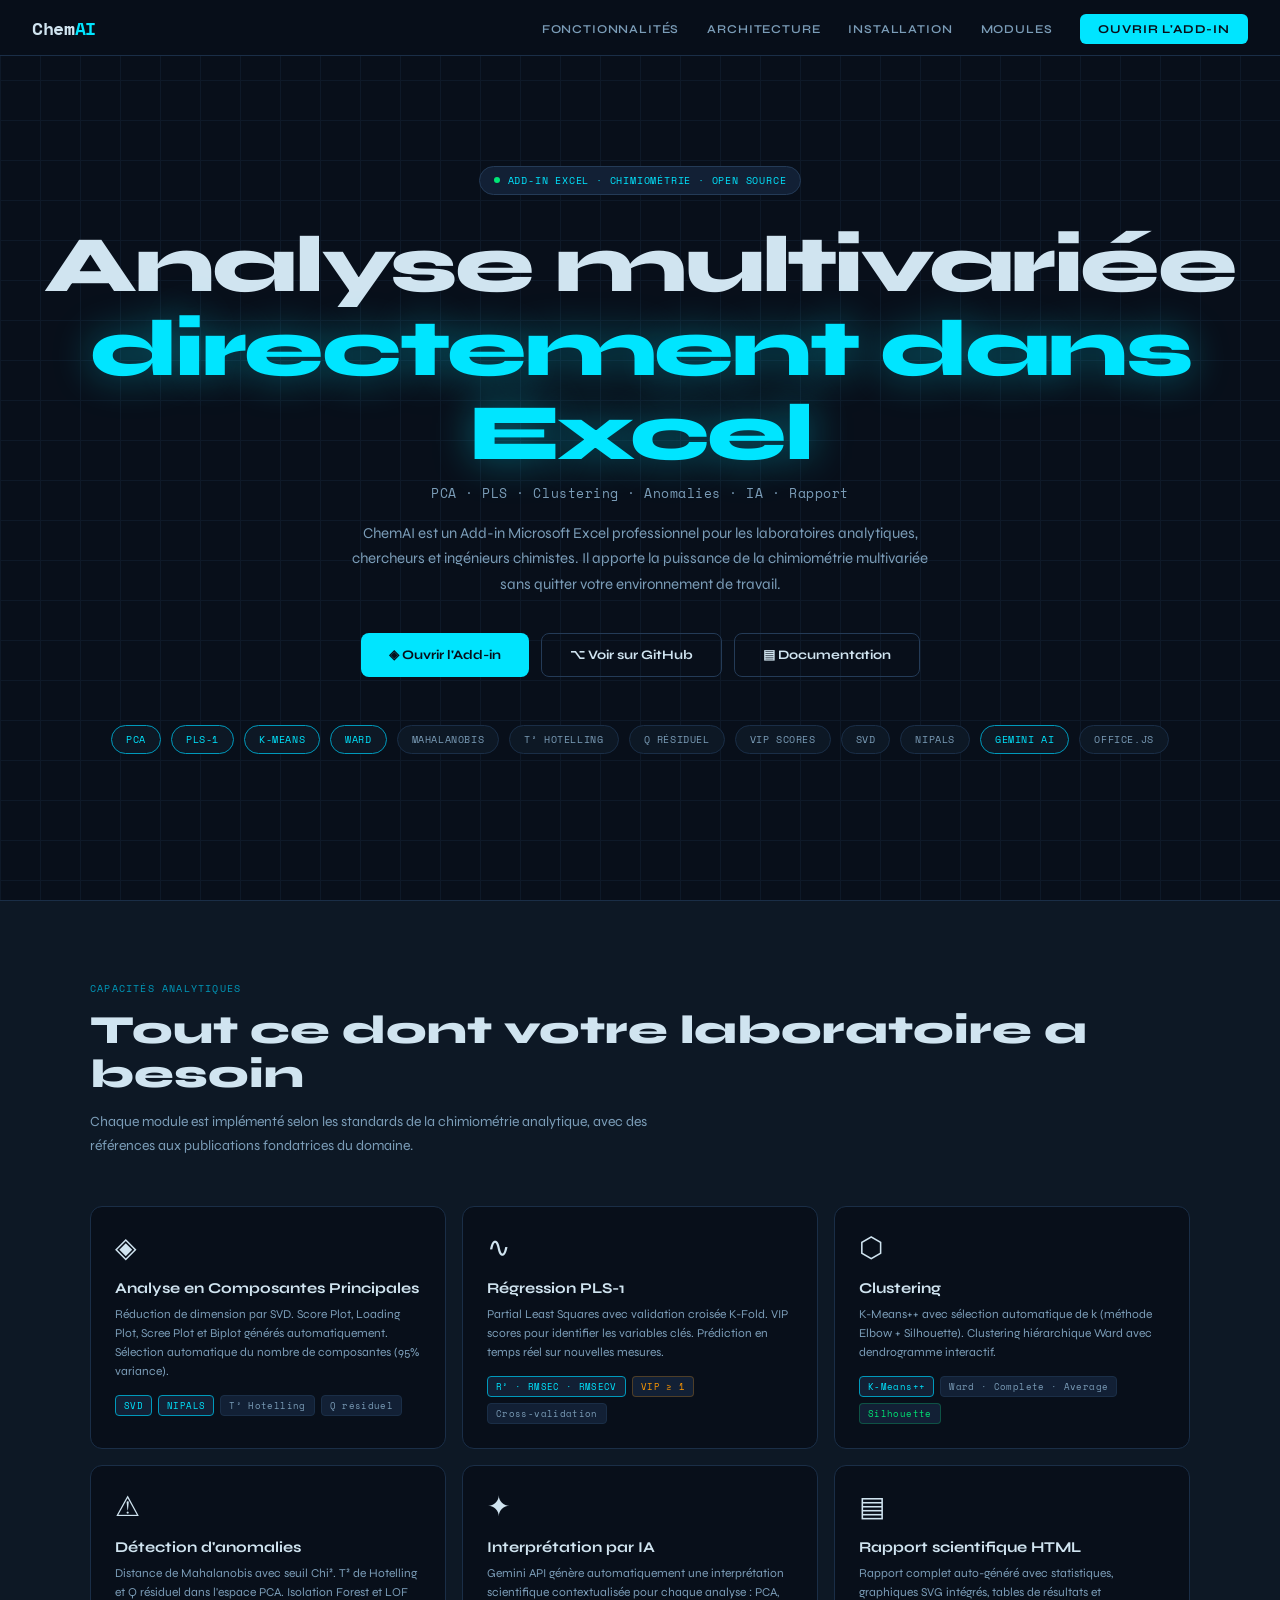
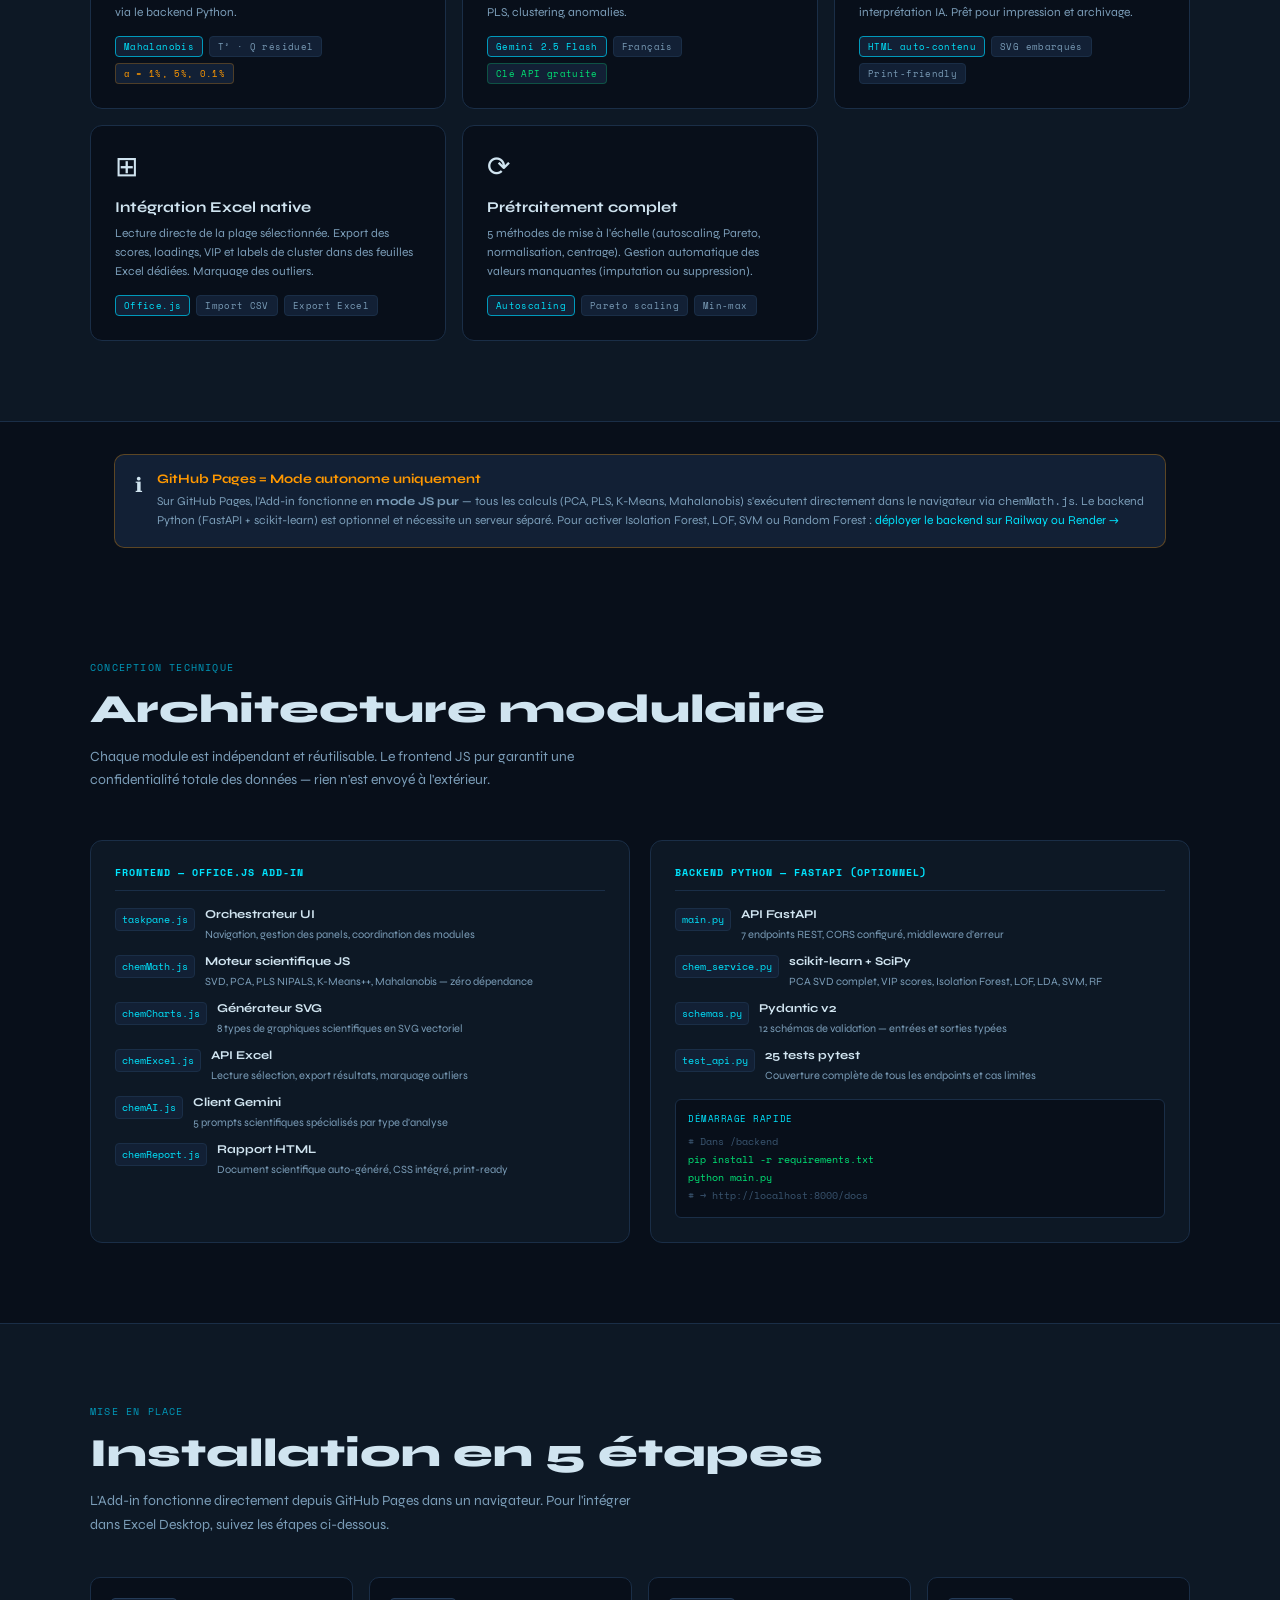
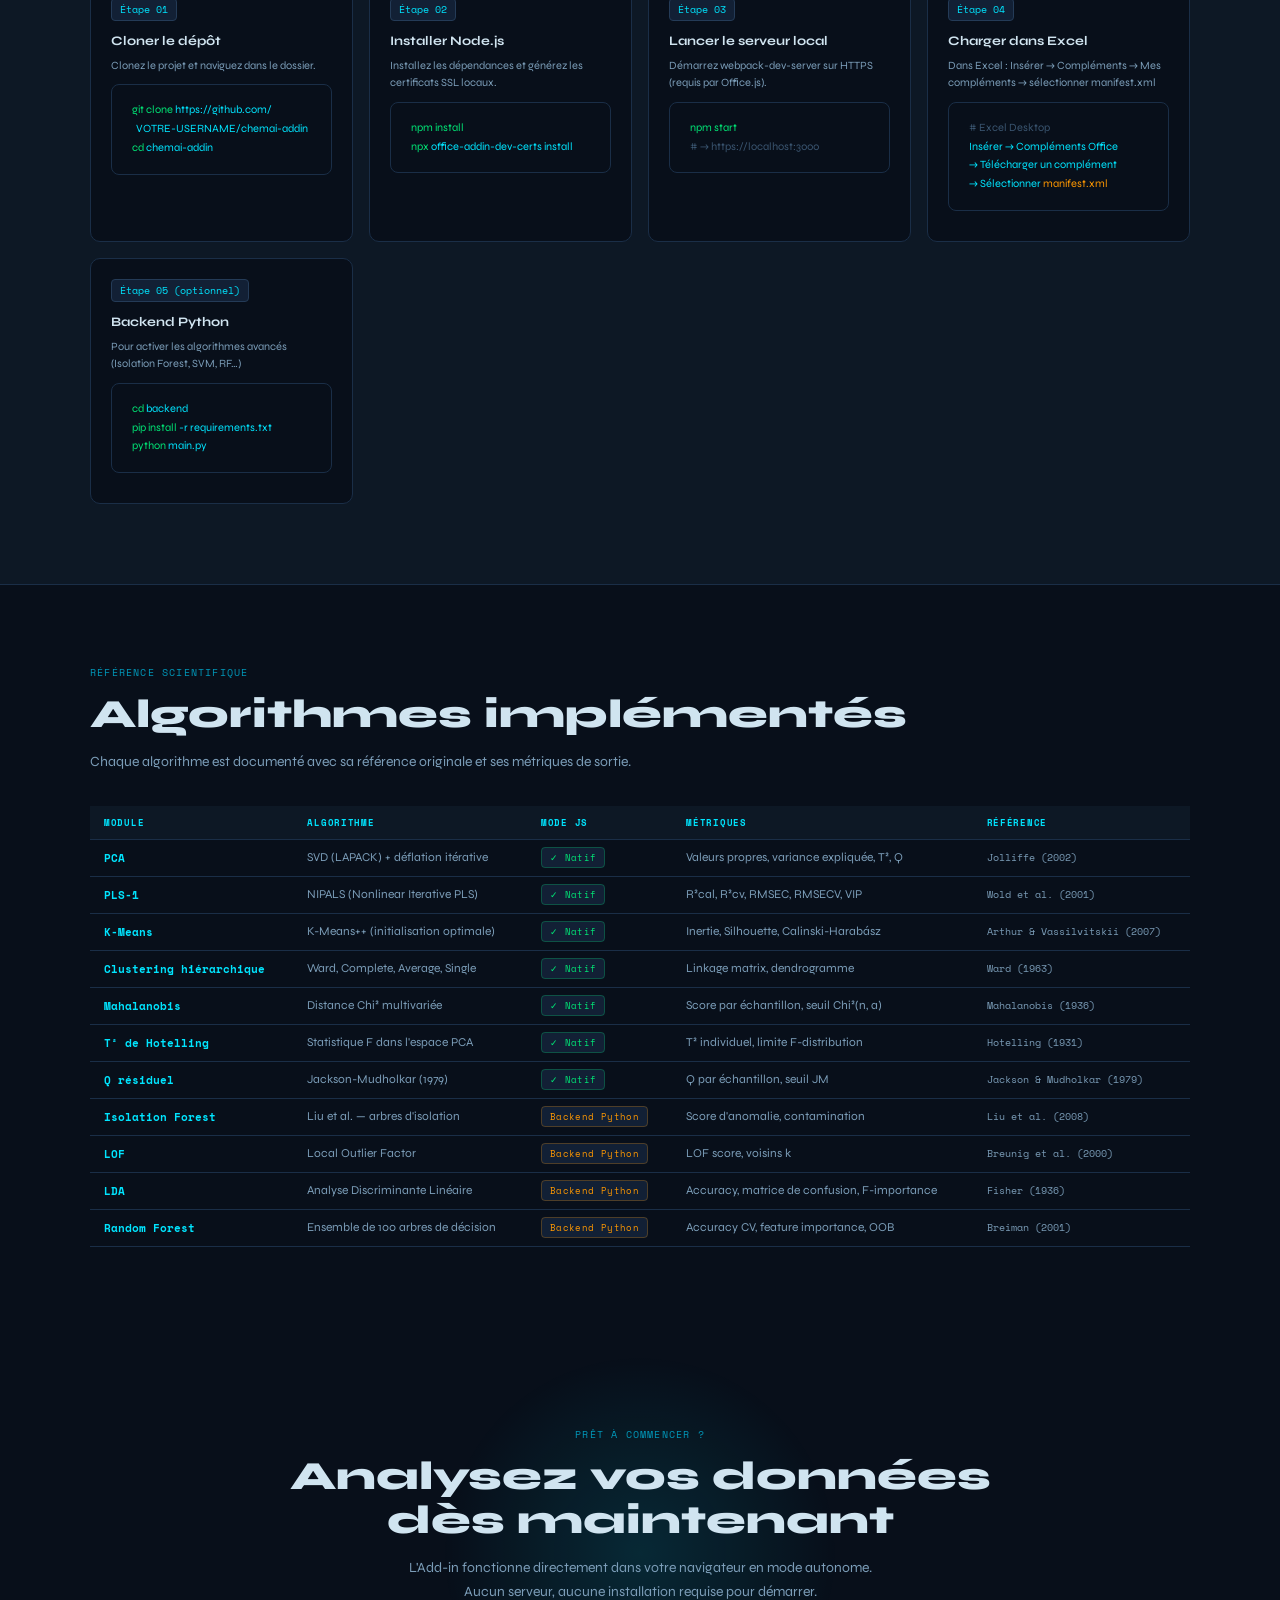
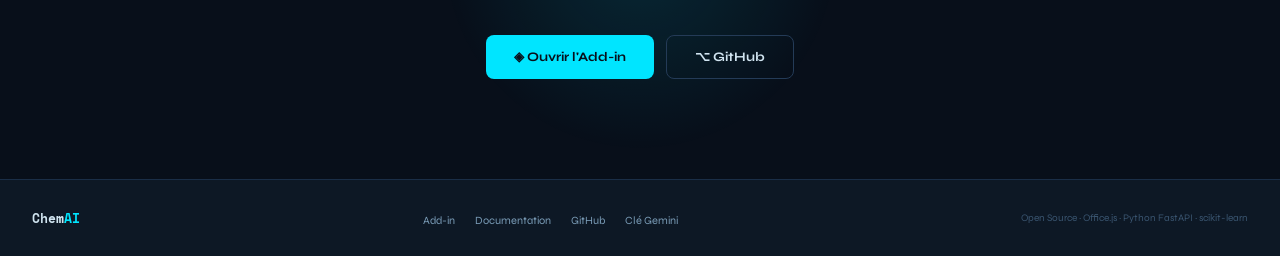
<file: index.html>
<!DOCTYPE html>
<html lang="fr">
<head>
  <meta charset="UTF-8"/>
  <meta name="viewport" content="width=device-width,initial-scale=1.0"/>
  <title>ChemAI — Add-in Excel de Chimiométrie</title>
  <link rel="preconnect" href="https://fonts.googleapis.com">
  <link href="https://fonts.googleapis.com/css2?family=Space+Mono:wght@400;700&family=Syne:wght@400;600;700;800&display=swap" rel="stylesheet">
  <style>
    :root {
      --bg:      #080F1A;
      --bg2:     #0D1825;
      --bg3:     #122035;
      --border:  #1A2E47;
      --border2: #243B57;
      --cyan:    #00E5FF;
      --cyan2:   #0099BB;
      --green:   #00E676;
      --orange:  #FF9800;
      --purple:  #CE93D8;
      --blue:    #40C4FF;
      --text:    #D0E4F0;
      --dim:     #7B9DB8;
      --faint:   #3A5570;
      --mono:    'Space Mono', monospace;
      --sans:    'Syne', sans-serif;
    }

    *, *::before, *::after { box-sizing: border-box; margin: 0; padding: 0; }

    html { scroll-behavior: smooth; }

    body {
      font-family: var(--sans);
      background: var(--bg);
      color: var(--text);
      overflow-x: hidden;
    }

    /* ── Grid bg ── */
    body::before {
      content: '';
      position: fixed;
      inset: 0;
      background-image:
        linear-gradient(var(--border) 1px, transparent 1px),
        linear-gradient(90deg, var(--border) 1px, transparent 1px);
      background-size: 40px 40px;
      opacity: .35;
      pointer-events: none;
      z-index: 0;
    }

    /* ── Nav ── */
    nav {
      position: fixed;
      top: 0; left: 0; right: 0;
      z-index: 100;
      background: rgba(8,15,26,.92);
      backdrop-filter: blur(12px);
      border-bottom: 1px solid var(--border);
      display: flex;
      align-items: center;
      justify-content: space-between;
      padding: 0 32px;
      height: 56px;
    }

    .nav-brand {
      font-family: var(--mono);
      font-size: 18px;
      font-weight: 700;
      color: var(--text);
      letter-spacing: -.02em;
    }
    .nav-brand span { color: var(--cyan); }

    .nav-links {
      display: flex;
      gap: 28px;
      list-style: none;
    }
    .nav-links a {
      font-size: 12px;
      font-weight: 600;
      color: var(--dim);
      text-decoration: none;
      text-transform: uppercase;
      letter-spacing: .07em;
      transition: color .15s;
    }
    .nav-links a:hover { color: var(--cyan); }

    .nav-cta {
      background: var(--cyan);
      color: var(--bg) !important;
      padding: 8px 18px;
      border-radius: 6px;
      font-weight: 700 !important;
      transition: box-shadow .15s !important;
    }
    .nav-cta:hover { box-shadow: 0 0 18px rgba(0,229,255,.4); color: var(--bg) !important; }

    /* ── Hero ── */
    .hero {
      position: relative;
      z-index: 1;
      min-height: 100vh;
      display: flex;
      flex-direction: column;
      align-items: center;
      justify-content: center;
      text-align: center;
      padding: 80px 24px 60px;
    }

    .hero-badge {
      display: inline-flex;
      align-items: center;
      gap: 8px;
      background: var(--bg3);
      border: 1px solid var(--border2);
      border-radius: 20px;
      padding: 6px 14px;
      font-family: var(--mono);
      font-size: 10px;
      color: var(--cyan);
      letter-spacing: .08em;
      text-transform: uppercase;
      margin-bottom: 28px;
      animation: fadeUp .6s ease both;
    }
    .hero-badge .dot {
      width: 6px; height: 6px;
      background: var(--green);
      border-radius: 50%;
      animation: pulse 2s ease-in-out infinite;
    }
    @keyframes pulse { 0%,100%{opacity:1;transform:scale(1)} 50%{opacity:.5;transform:scale(.8)} }

    .hero-title {
      font-size: clamp(42px, 7vw, 80px);
      font-weight: 800;
      line-height: 1.05;
      letter-spacing: -.03em;
      margin-bottom: 8px;
      animation: fadeUp .7s .1s ease both;
    }
    .hero-title .accent {
      color: var(--cyan);
      text-shadow: 0 0 40px rgba(0,229,255,.4);
    }

    .hero-sub {
      font-family: var(--mono);
      font-size: 13px;
      color: var(--dim);
      letter-spacing: .04em;
      margin-bottom: 18px;
      animation: fadeUp .7s .15s ease both;
    }

    .hero-desc {
      max-width: 580px;
      font-size: 15px;
      color: var(--dim);
      line-height: 1.7;
      margin-bottom: 36px;
      animation: fadeUp .7s .2s ease both;
    }

    .hero-btns {
      display: flex;
      gap: 12px;
      flex-wrap: wrap;
      justify-content: center;
      animation: fadeUp .7s .25s ease both;
    }

    .btn {
      display: inline-flex;
      align-items: center;
      gap: 8px;
      padding: 13px 28px;
      border-radius: 8px;
      font-family: var(--sans);
      font-size: 13px;
      font-weight: 700;
      text-decoration: none;
      transition: all .15s;
      cursor: pointer;
    }
    .btn-primary {
      background: var(--cyan);
      color: var(--bg);
    }
    .btn-primary:hover { box-shadow: 0 0 24px rgba(0,229,255,.5); transform: translateY(-1px); }

    .btn-sec {
      background: transparent;
      color: var(--text);
      border: 1px solid var(--border2);
    }
    .btn-sec:hover { border-color: var(--cyan2); color: var(--cyan); transform: translateY(-1px); }

    /* ── Modules strip ── */
    .modules-strip {
      display: flex;
      gap: 10px;
      justify-content: center;
      flex-wrap: wrap;
      margin-top: 48px;
      animation: fadeUp .7s .35s ease both;
    }
    .module-chip {
      background: var(--bg2);
      border: 1px solid var(--border);
      border-radius: 20px;
      padding: 6px 14px;
      font-family: var(--mono);
      font-size: 10px;
      color: var(--dim);
      letter-spacing: .06em;
      text-transform: uppercase;
    }
    .module-chip.hi { border-color: var(--cyan2); color: var(--cyan); }

    @keyframes fadeUp {
      from { opacity: 0; transform: translateY(16px); }
      to   { opacity: 1; transform: translateY(0); }
    }

    /* ── Section commune ── */
    section {
      position: relative;
      z-index: 1;
      padding: 80px 24px;
    }

    .section-label {
      font-family: var(--mono);
      font-size: 10px;
      color: var(--cyan2);
      letter-spacing: .12em;
      text-transform: uppercase;
      margin-bottom: 12px;
    }

    .section-title {
      font-size: clamp(26px, 4vw, 40px);
      font-weight: 800;
      line-height: 1.1;
      margin-bottom: 14px;
    }

    .section-desc {
      font-size: 14px;
      color: var(--dim);
      line-height: 1.7;
      max-width: 560px;
    }

    .container { max-width: 1100px; margin: 0 auto; }

    /* ── Features grid ── */
    #features { background: var(--bg2); border-top: 1px solid var(--border); border-bottom: 1px solid var(--border); }

    .features-grid {
      display: grid;
      grid-template-columns: repeat(auto-fill, minmax(300px, 1fr));
      gap: 16px;
      margin-top: 48px;
    }

    .feat-card {
      background: var(--bg);
      border: 1px solid var(--border);
      border-radius: 12px;
      padding: 24px;
      transition: border-color .2s, transform .2s;
    }
    .feat-card:hover { border-color: var(--cyan2); transform: translateY(-3px); }

    .feat-icon {
      font-size: 28px;
      margin-bottom: 14px;
      display: block;
    }

    .feat-title {
      font-size: 15px;
      font-weight: 700;
      margin-bottom: 8px;
    }

    .feat-desc {
      font-size: 12px;
      color: var(--dim);
      line-height: 1.6;
    }

    .feat-tags {
      display: flex;
      gap: 6px;
      flex-wrap: wrap;
      margin-top: 14px;
    }

    .tag {
      background: var(--bg3);
      border: 1px solid var(--border);
      border-radius: 4px;
      padding: 3px 8px;
      font-family: var(--mono);
      font-size: 9px;
      color: var(--dim);
      letter-spacing: .04em;
    }
    .tag.cyan { border-color: var(--cyan2); color: var(--cyan); }
    .tag.green { border-color: #00E67640; color: var(--green); }
    .tag.orange { border-color: #FF980040; color: var(--orange); }

    /* ── Architecture ── */
    #architecture { }

    .arch-grid {
      display: grid;
      grid-template-columns: 1fr 1fr;
      gap: 20px;
      margin-top: 48px;
    }

    @media (max-width: 700px) { .arch-grid { grid-template-columns: 1fr; } }

    .arch-card {
      background: var(--bg2);
      border: 1px solid var(--border);
      border-radius: 12px;
      padding: 24px;
    }

    .arch-card-title {
      font-family: var(--mono);
      font-size: 10px;
      font-weight: 700;
      color: var(--cyan);
      letter-spacing: .1em;
      text-transform: uppercase;
      margin-bottom: 16px;
      padding-bottom: 10px;
      border-bottom: 1px solid var(--border);
    }

    .arch-item {
      display: flex;
      align-items: flex-start;
      gap: 10px;
      margin-bottom: 12px;
    }
    .arch-item-icon {
      font-family: var(--mono);
      font-size: 10px;
      color: var(--cyan);
      background: var(--bg3);
      border: 1px solid var(--border);
      border-radius: 4px;
      padding: 3px 6px;
      white-space: nowrap;
      margin-top: 1px;
    }
    .arch-item-text strong { display: block; font-size: 12px; color: var(--text); margin-bottom: 2px; }
    .arch-item-text span  { font-size: 11px; color: var(--dim); }

    /* ── Install steps ── */
    #install { background: var(--bg2); border-top: 1px solid var(--border); border-bottom: 1px solid var(--border); }

    .steps {
      display: grid;
      grid-template-columns: repeat(auto-fill, minmax(260px, 1fr));
      gap: 16px;
      margin-top: 40px;
    }

    .step {
      background: var(--bg);
      border: 1px solid var(--border);
      border-radius: 10px;
      padding: 20px;
    }

    .step-num {
      font-family: var(--mono);
      font-size: 10px;
      color: var(--cyan);
      background: var(--bg3);
      border: 1px solid var(--border2);
      border-radius: 4px;
      padding: 3px 8px;
      display: inline-block;
      margin-bottom: 12px;
    }

    .step-title {
      font-size: 13px;
      font-weight: 700;
      margin-bottom: 8px;
    }

    .step-desc {
      font-size: 11px;
      color: var(--dim);
      line-height: 1.6;
    }

    code, pre {
      font-family: var(--mono);
    }

    .code-block {
      background: var(--bg);
      border: 1px solid var(--border);
      border-radius: 8px;
      padding: 16px 20px;
      margin: 10px 0;
      font-size: 11px;
      color: var(--cyan);
      overflow-x: auto;
      white-space: pre;
      line-height: 1.7;
    }

    .code-comment { color: var(--faint); }
    .code-cmd     { color: var(--green); }
    .code-str     { color: var(--orange); }

    /* ── Modules detail ── */
    #modules {}

    .modules-table {
      width: 100%;
      border-collapse: collapse;
      margin-top: 32px;
      font-size: 12px;
    }
    .modules-table th {
      background: var(--bg2);
      color: var(--cyan);
      padding: 10px 14px;
      text-align: left;
      font-family: var(--mono);
      font-size: 9px;
      font-weight: 700;
      letter-spacing: .08em;
      text-transform: uppercase;
      border-bottom: 1px solid var(--border);
    }
    .modules-table td {
      padding: 10px 14px;
      border-bottom: 1px solid var(--border);
      color: var(--dim);
      vertical-align: top;
    }
    .modules-table tr:hover td { background: var(--bg2); color: var(--text); }
    .modules-table td:first-child { color: var(--cyan); font-family: var(--mono); font-size: 11px; font-weight: 700; }
    .modules-table td:last-child  { font-family: var(--mono); font-size: 10px; }

    /* ── Limitation banner ── */
    .limitation-banner {
      background: var(--bg3);
      border: 1px solid #FF980050;
      border-radius: 10px;
      padding: 16px 20px;
      margin: 32px 0;
      display: flex;
      gap: 14px;
      align-items: flex-start;
    }
    .lim-icon { font-size: 20px; flex-shrink: 0; margin-top: 2px; }
    .lim-title { font-weight: 700; font-size: 13px; color: var(--orange); margin-bottom: 4px; }
    .lim-desc  { font-size: 12px; color: var(--dim); line-height: 1.6; }
    .lim-desc a { color: var(--cyan); text-decoration: none; }
    .lim-desc a:hover { text-decoration: underline; }

    /* ── CTA section ── */
    #cta {
      text-align: center;
      padding: 100px 24px;
    }
    .cta-glow {
      position: absolute;
      width: 400px; height: 400px;
      background: radial-gradient(circle, rgba(0,229,255,.12), transparent 70%);
      left: 50%; top: 50%;
      transform: translate(-50%,-50%);
      pointer-events: none;
    }

    /* ── Footer ── */
    footer {
      position: relative;
      z-index: 1;
      background: var(--bg2);
      border-top: 1px solid var(--border);
      padding: 28px 32px;
      display: flex;
      align-items: center;
      justify-content: space-between;
      flex-wrap: wrap;
      gap: 12px;
    }
    .footer-brand { font-family: var(--mono); font-size: 13px; font-weight: 700; }
    .footer-brand span { color: var(--cyan); }
    .footer-links { display: flex; gap: 20px; list-style: none; }
    .footer-links a { font-size: 11px; color: var(--dim); text-decoration: none; }
    .footer-links a:hover { color: var(--cyan); }
    .footer-note { font-size: 10px; color: var(--faint); }

    /* ── Responsive ── */
    @media (max-width: 640px) {
      nav { padding: 0 16px; }
      .nav-links { display: none; }
      .hero-btns { flex-direction: column; align-items: center; }
      .btn { width: 100%; justify-content: center; }
    }
  </style>
</head>
<body>

<!-- ═══ NAV ═══ -->
<nav>
  <div class="nav-brand">Chem<span>AI</span></div>
  <ul class="nav-links">
    <li><a href="#features">Fonctionnalités</a></li>
    <li><a href="#architecture">Architecture</a></li>
    <li><a href="#install">Installation</a></li>
    <li><a href="#modules">Modules</a></li>
    <li><a href="addin/taskpane.html" class="nav-cta">Ouvrir l'Add-in</a></li>
  </ul>
</nav>

<!-- ═══ HERO ═══ -->
<section class="hero">
  <div class="hero-badge">
    <span class="dot"></span>
    Add-in Excel · Chimiométrie · Open Source
  </div>

  <h1 class="hero-title">
    Analyse multivariée<br>
    <span class="accent">directement dans Excel</span>
  </h1>

  <p class="hero-sub">PCA · PLS · Clustering · Anomalies · IA · Rapport</p>

  <p class="hero-desc">
    ChemAI est un Add-in Microsoft Excel professionnel pour les laboratoires analytiques,
    chercheurs et ingénieurs chimistes. Il apporte la puissance de la chimiométrie
    multivariée sans quitter votre environnement de travail.
  </p>

  <div class="hero-btns">
    <a href="addin/taskpane.html" class="btn btn-primary">
      ◈ Ouvrir l'Add-in
    </a>
    <a href="https://github.com/VOTRE-USERNAME/chemai-addin" class="btn btn-sec" target="_blank">
      ⌥ Voir sur GitHub
    </a>
    <a href="docs/README.md" class="btn btn-sec">
      ▤ Documentation
    </a>
  </div>

  <div class="modules-strip">
    <span class="module-chip hi">PCA</span>
    <span class="module-chip hi">PLS-1</span>
    <span class="module-chip hi">K-Means</span>
    <span class="module-chip hi">Ward</span>
    <span class="module-chip">Mahalanobis</span>
    <span class="module-chip">T² Hotelling</span>
    <span class="module-chip">Q résiduel</span>
    <span class="module-chip">VIP Scores</span>
    <span class="module-chip">SVD</span>
    <span class="module-chip">NIPALS</span>
    <span class="module-chip hi">Gemini AI</span>
    <span class="module-chip">Office.js</span>
  </div>
</section>

<!-- ═══ FEATURES ═══ -->
<section id="features">
  <div class="container">
    <p class="section-label">Capacités analytiques</p>
    <h2 class="section-title">Tout ce dont votre laboratoire a besoin</h2>
    <p class="section-desc">
      Chaque module est implémenté selon les standards de la chimiométrie analytique,
      avec des références aux publications fondatrices du domaine.
    </p>

    <div class="features-grid">

      <div class="feat-card">
        <span class="feat-icon">◈</span>
        <div class="feat-title">Analyse en Composantes Principales</div>
        <p class="feat-desc">
          Réduction de dimension par SVD. Score Plot, Loading Plot, Scree Plot et Biplot
          générés automatiquement. Sélection automatique du nombre de composantes (95% variance).
        </p>
        <div class="feat-tags">
          <span class="tag cyan">SVD</span>
          <span class="tag cyan">NIPALS</span>
          <span class="tag">T² Hotelling</span>
          <span class="tag">Q résiduel</span>
        </div>
      </div>

      <div class="feat-card">
        <span class="feat-icon">∿</span>
        <div class="feat-title">Régression PLS-1</div>
        <p class="feat-desc">
          Partial Least Squares avec validation croisée K-Fold. VIP scores pour identifier
          les variables clés. Prédiction en temps réel sur nouvelles mesures.
        </p>
        <div class="feat-tags">
          <span class="tag cyan">R² · RMSEC · RMSECV</span>
          <span class="tag orange">VIP ≥ 1</span>
          <span class="tag">Cross-validation</span>
        </div>
      </div>

      <div class="feat-card">
        <span class="feat-icon">⬡</span>
        <div class="feat-title">Clustering</div>
        <p class="feat-desc">
          K-Means++ avec sélection automatique de k (méthode Elbow + Silhouette).
          Clustering hiérarchique Ward avec dendrogramme interactif.
        </p>
        <div class="feat-tags">
          <span class="tag cyan">K-Means++</span>
          <span class="tag">Ward · Complete · Average</span>
          <span class="tag green">Silhouette</span>
        </div>
      </div>

      <div class="feat-card">
        <span class="feat-icon">⚠</span>
        <div class="feat-title">Détection d'anomalies</div>
        <p class="feat-desc">
          Distance de Mahalanobis avec seuil Chi². T² de Hotelling et Q résiduel
          dans l'espace PCA. Isolation Forest et LOF via le backend Python.
        </p>
        <div class="feat-tags">
          <span class="tag cyan">Mahalanobis</span>
          <span class="tag">T² · Q résiduel</span>
          <span class="tag orange">α = 1%, 5%, 0.1%</span>
        </div>
      </div>

      <div class="feat-card">
        <span class="feat-icon">✦</span>
        <div class="feat-title">Interprétation par IA</div>
        <p class="feat-desc">
          Gemini API génère automatiquement une interprétation scientifique
          contextualisée pour chaque analyse : PCA, PLS, clustering, anomalies.
        </p>
        <div class="feat-tags">
          <span class="tag cyan">Gemini 2.5 Flash</span>
          <span class="tag">Français</span>
          <span class="tag green">Clé API gratuite</span>
        </div>
      </div>

      <div class="feat-card">
        <span class="feat-icon">▤</span>
        <div class="feat-title">Rapport scientifique HTML</div>
        <p class="feat-desc">
          Rapport complet auto-généré avec statistiques, graphiques SVG intégrés,
          tables de résultats et interprétation IA. Prêt pour impression et archivage.
        </p>
        <div class="feat-tags">
          <span class="tag cyan">HTML auto-contenu</span>
          <span class="tag">SVG embarqués</span>
          <span class="tag">Print-friendly</span>
        </div>
      </div>

      <div class="feat-card">
        <span class="feat-icon">⊞</span>
        <div class="feat-title">Intégration Excel native</div>
        <p class="feat-desc">
          Lecture directe de la plage sélectionnée. Export des scores, loadings, VIP et
          labels de cluster dans des feuilles Excel dédiées. Marquage des outliers.
        </p>
        <div class="feat-tags">
          <span class="tag cyan">Office.js</span>
          <span class="tag">Import CSV</span>
          <span class="tag">Export Excel</span>
        </div>
      </div>

      <div class="feat-card">
        <span class="feat-icon">⟳</span>
        <div class="feat-title">Prétraitement complet</div>
        <p class="feat-desc">
          5 méthodes de mise à l'échelle (autoscaling, Pareto, normalisation, centrage).
          Gestion automatique des valeurs manquantes (imputation ou suppression).
        </p>
        <div class="feat-tags">
          <span class="tag cyan">Autoscaling</span>
          <span class="tag">Pareto scaling</span>
          <span class="tag">Min-max</span>
        </div>
      </div>

    </div>
  </div>
</section>

<!-- ═══ LIMITATION BANNER ═══ -->
<div class="container" style="position:relative;z-index:1;padding:0 24px">
  <div class="limitation-banner">
    <div class="lim-icon">ℹ</div>
    <div>
      <div class="lim-title">GitHub Pages = Mode autonome uniquement</div>
      <div class="lim-desc">
        Sur GitHub Pages, l'Add-in fonctionne en <strong>mode JS pur</strong> — tous les calculs
        (PCA, PLS, K-Means, Mahalanobis) s'exécutent directement dans le navigateur via <code>chemMath.js</code>.
        Le backend Python (FastAPI + scikit-learn) est optionnel et nécessite un serveur séparé.
        Pour activer Isolation Forest, LOF, SVM ou Random Forest :
        <a href="https://github.com/VOTRE-USERNAME/chemai-addin#backend" target="_blank">
          déployer le backend sur Railway ou Render →
        </a>
      </div>
    </div>
  </div>
</div>

<!-- ═══ ARCHITECTURE ═══ -->
<section id="architecture">
  <div class="container">
    <p class="section-label">Conception technique</p>
    <h2 class="section-title">Architecture modulaire</h2>
    <p class="section-desc">
      Chaque module est indépendant et réutilisable. Le frontend JS pur garantit
      une confidentialité totale des données — rien n'est envoyé à l'extérieur.
    </p>

    <div class="arch-grid">
      <div class="arch-card">
        <div class="arch-card-title">Frontend — Office.js Add-in</div>

        <div class="arch-item">
          <span class="arch-item-icon">taskpane.js</span>
          <div class="arch-item-text">
            <strong>Orchestrateur UI</strong>
            <span>Navigation, gestion des panels, coordination des modules</span>
          </div>
        </div>
        <div class="arch-item">
          <span class="arch-item-icon">chemMath.js</span>
          <div class="arch-item-text">
            <strong>Moteur scientifique JS</strong>
            <span>SVD, PCA, PLS NIPALS, K-Means++, Mahalanobis — zéro dépendance</span>
          </div>
        </div>
        <div class="arch-item">
          <span class="arch-item-icon">chemCharts.js</span>
          <div class="arch-item-text">
            <strong>Générateur SVG</strong>
            <span>8 types de graphiques scientifiques en SVG vectoriel</span>
          </div>
        </div>
        <div class="arch-item">
          <span class="arch-item-icon">chemExcel.js</span>
          <div class="arch-item-text">
            <strong>API Excel</strong>
            <span>Lecture sélection, export résultats, marquage outliers</span>
          </div>
        </div>
        <div class="arch-item">
          <span class="arch-item-icon">chemAI.js</span>
          <div class="arch-item-text">
            <strong>Client Gemini</strong>
            <span>5 prompts scientifiques spécialisés par type d'analyse</span>
          </div>
        </div>
        <div class="arch-item">
          <span class="arch-item-icon">chemReport.js</span>
          <div class="arch-item-text">
            <strong>Rapport HTML</strong>
            <span>Document scientifique auto-généré, CSS intégré, print-ready</span>
          </div>
        </div>
      </div>

      <div class="arch-card">
        <div class="arch-card-title">Backend Python — FastAPI (optionnel)</div>

        <div class="arch-item">
          <span class="arch-item-icon">main.py</span>
          <div class="arch-item-text">
            <strong>API FastAPI</strong>
            <span>7 endpoints REST, CORS configuré, middleware d'erreur</span>
          </div>
        </div>
        <div class="arch-item">
          <span class="arch-item-icon">chem_service.py</span>
          <div class="arch-item-text">
            <strong>scikit-learn + SciPy</strong>
            <span>PCA SVD complet, VIP scores, Isolation Forest, LOF, LDA, SVM, RF</span>
          </div>
        </div>
        <div class="arch-item">
          <span class="arch-item-icon">schemas.py</span>
          <div class="arch-item-text">
            <strong>Pydantic v2</strong>
            <span>12 schémas de validation — entrées et sorties typées</span>
          </div>
        </div>
        <div class="arch-item">
          <span class="arch-item-icon">test_api.py</span>
          <div class="arch-item-text">
            <strong>25 tests pytest</strong>
            <span>Couverture complète de tous les endpoints et cas limites</span>
          </div>
        </div>

        <div style="margin-top:16px;padding:12px;background:var(--bg);border-radius:6px;border:1px solid var(--border)">
          <div style="font-family:var(--mono);font-size:9px;color:var(--cyan);margin-bottom:8px;letter-spacing:.06em">DÉMARRAGE RAPIDE</div>
          <div style="font-family:var(--mono);font-size:10px;color:var(--dim);line-height:1.8">
            <span style="color:var(--faint)"># Dans /backend</span><br>
            <span style="color:var(--green)">pip install -r requirements.txt</span><br>
            <span style="color:var(--green)">python main.py</span><br>
            <span style="color:var(--faint)"># → http://localhost:8000/docs</span>
          </div>
        </div>
      </div>
    </div>
  </div>
</section>

<!-- ═══ INSTALL ═══ -->
<section id="install">
  <div class="container">
    <p class="section-label">Mise en place</p>
    <h2 class="section-title">Installation en 5 étapes</h2>
    <p class="section-desc">
      L'Add-in fonctionne directement depuis GitHub Pages dans un navigateur.
      Pour l'intégrer dans Excel Desktop, suivez les étapes ci-dessous.
    </p>

    <div class="steps">
      <div class="step">
        <span class="step-num">Étape 01</span>
        <div class="step-title">Cloner le dépôt</div>
        <p class="step-desc">Clonez le projet et naviguez dans le dossier.</p>
        <div class="code-block"><span class="code-cmd">git clone</span> https://github.com/
  VOTRE-USERNAME/chemai-addin
<span class="code-cmd">cd</span> chemai-addin</div>
      </div>

      <div class="step">
        <span class="step-num">Étape 02</span>
        <div class="step-title">Installer Node.js</div>
        <p class="step-desc">Installez les dépendances et générez les certificats SSL locaux.</p>
        <div class="code-block"><span class="code-cmd">npm install</span>
<span class="code-cmd">npx</span> office-addin-dev-certs install</div>
      </div>

      <div class="step">
        <span class="step-num">Étape 03</span>
        <div class="step-title">Lancer le serveur local</div>
        <p class="step-desc">Démarrez webpack-dev-server sur HTTPS (requis par Office.js).</p>
        <div class="code-block"><span class="code-cmd">npm start</span>
<span class="code-comment"># → https://localhost:3000</span></div>
      </div>

      <div class="step">
        <span class="step-num">Étape 04</span>
        <div class="step-title">Charger dans Excel</div>
        <p class="step-desc">Dans Excel : Insérer → Compléments → Mes compléments → sélectionner manifest.xml</p>
        <div class="code-block"><span class="code-comment"># Excel Desktop</span>
Insérer → Compléments Office
→ Télécharger un complément
→ Sélectionner <span class="code-str">manifest.xml</span></div>
      </div>

      <div class="step">
        <span class="step-num">Étape 05 (optionnel)</span>
        <div class="step-title">Backend Python</div>
        <p class="step-desc">Pour activer les algorithmes avancés (Isolation Forest, SVM, RF…)</p>
        <div class="code-block"><span class="code-cmd">cd</span> backend
<span class="code-cmd">pip install</span> -r requirements.txt
<span class="code-cmd">python</span> main.py</div>
      </div>
    </div>
  </div>
</section>

<!-- ═══ MODULES TABLE ═══ -->
<section id="modules">
  <div class="container">
    <p class="section-label">Référence scientifique</p>
    <h2 class="section-title">Algorithmes implémentés</h2>
    <p class="section-desc">
      Chaque algorithme est documenté avec sa référence originale et ses métriques de sortie.
    </p>

    <table class="modules-table">
      <thead>
        <tr>
          <th>Module</th>
          <th>Algorithme</th>
          <th>Mode JS</th>
          <th>Métriques</th>
          <th>Référence</th>
        </tr>
      </thead>
      <tbody>
        <tr>
          <td>PCA</td>
          <td>SVD (LAPACK) + déflation itérative</td>
          <td><span class="tag green">✓ Natif</span></td>
          <td>Valeurs propres, variance expliquée, T², Q</td>
          <td>Jolliffe (2002)</td>
        </tr>
        <tr>
          <td>PLS-1</td>
          <td>NIPALS (Nonlinear Iterative PLS)</td>
          <td><span class="tag green">✓ Natif</span></td>
          <td>R²cal, R²cv, RMSEC, RMSECV, VIP</td>
          <td>Wold et al. (2001)</td>
        </tr>
        <tr>
          <td>K-Means</td>
          <td>K-Means++ (initialisation optimale)</td>
          <td><span class="tag green">✓ Natif</span></td>
          <td>Inertie, Silhouette, Calinski-Harabász</td>
          <td>Arthur & Vassilvitskii (2007)</td>
        </tr>
        <tr>
          <td>Clustering hiérarchique</td>
          <td>Ward, Complete, Average, Single</td>
          <td><span class="tag green">✓ Natif</span></td>
          <td>Linkage matrix, dendrogramme</td>
          <td>Ward (1963)</td>
        </tr>
        <tr>
          <td>Mahalanobis</td>
          <td>Distance Chi² multivariée</td>
          <td><span class="tag green">✓ Natif</span></td>
          <td>Score par échantillon, seuil Chi²(n, α)</td>
          <td>Mahalanobis (1936)</td>
        </tr>
        <tr>
          <td>T² de Hotelling</td>
          <td>Statistique F dans l'espace PCA</td>
          <td><span class="tag green">✓ Natif</span></td>
          <td>T² individuel, limite F-distribution</td>
          <td>Hotelling (1931)</td>
        </tr>
        <tr>
          <td>Q résiduel</td>
          <td>Jackson-Mudholkar (1979)</td>
          <td><span class="tag green">✓ Natif</span></td>
          <td>Q par échantillon, seuil JM</td>
          <td>Jackson & Mudholkar (1979)</td>
        </tr>
        <tr>
          <td>Isolation Forest</td>
          <td>Liu et al. — arbres d'isolation</td>
          <td><span class="tag orange">Backend Python</span></td>
          <td>Score d'anomalie, contamination</td>
          <td>Liu et al. (2008)</td>
        </tr>
        <tr>
          <td>LOF</td>
          <td>Local Outlier Factor</td>
          <td><span class="tag orange">Backend Python</span></td>
          <td>LOF score, voisins k</td>
          <td>Breunig et al. (2000)</td>
        </tr>
        <tr>
          <td>LDA</td>
          <td>Analyse Discriminante Linéaire</td>
          <td><span class="tag orange">Backend Python</span></td>
          <td>Accuracy, matrice de confusion, F-importance</td>
          <td>Fisher (1936)</td>
        </tr>
        <tr>
          <td>Random Forest</td>
          <td>Ensemble de 100 arbres de décision</td>
          <td><span class="tag orange">Backend Python</span></td>
          <td>Accuracy CV, feature importance, OOB</td>
          <td>Breiman (2001)</td>
        </tr>
      </tbody>
    </table>
  </div>
</section>

<!-- ═══ CTA ═══ -->
<section id="cta">
  <div class="cta-glow"></div>
  <div class="container" style="position:relative;z-index:1">
    <p class="section-label" style="text-align:center">Prêt à commencer ?</p>
    <h2 class="section-title" style="text-align:center">Analysez vos données<br>dès maintenant</h2>
    <p style="text-align:center;max-width:480px;margin:0 auto 32px;font-size:14px;color:var(--dim);line-height:1.7">
      L'Add-in fonctionne directement dans votre navigateur en mode autonome.
      Aucun serveur, aucune installation requise pour démarrer.
    </p>
    <div style="display:flex;gap:12px;justify-content:center;flex-wrap:wrap">
      <a href="addin/taskpane.html" class="btn btn-primary">◈ Ouvrir l'Add-in</a>
      <a href="https://github.com/VOTRE-USERNAME/chemai-addin" class="btn btn-sec" target="_blank">⌥ GitHub</a>
    </div>
  </div>
</section>

<!-- ═══ FOOTER ═══ -->
<footer>
  <div class="footer-brand">Chem<span>AI</span></div>
  <ul class="footer-links">
    <li><a href="addin/taskpane.html">Add-in</a></li>
    <li><a href="docs/README.md">Documentation</a></li>
    <li><a href="https://github.com/VOTRE-USERNAME/chemai-addin" target="_blank">GitHub</a></li>
    <li><a href="https://aistudio.google.com" target="_blank">Clé Gemini</a></li>
  </ul>
  <div class="footer-note">Open Source · Office.js · Python FastAPI · scikit-learn</div>
</footer>

</body>
</html>
</file>
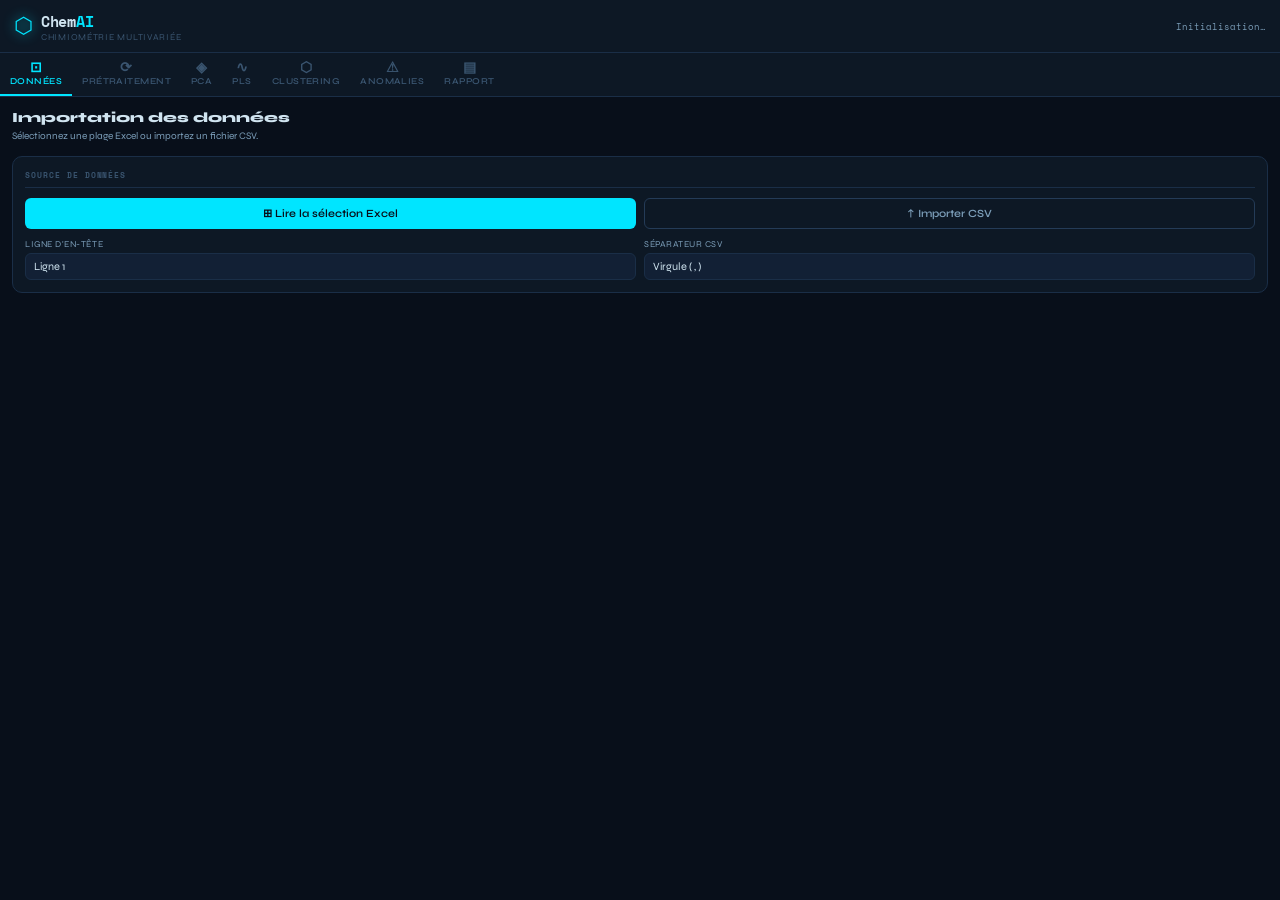
<file: addin/taskpane.html>
<!DOCTYPE html>
<html lang="fr">
<head>
  <meta charset="UTF-8"/>
  <meta name="viewport" content="width=device-width,initial-scale=1.0"/>
  <title>ChemAI — Chimiométrie</title>
  <!-- Favicon inline SVG — évite le 404 -->
  <link rel="icon" href="data:image/svg+xml,<svg xmlns='http://www.w3.org/2000/svg' viewBox='0 0 32 32'><rect width='32' height='32' rx='6' fill='%23080F1A'/><text x='16' y='22' text-anchor='middle' font-size='18' fill='%2300E5FF'>⬡</text></svg>"/>

  <!-- Office.js -->
  <script src="https://appsforoffice.microsoft.com/lib/1/hosted/office.js"></script>

  <!-- Google Fonts -->
  <link rel="preconnect" href="https://fonts.googleapis.com">
  <link href="https://fonts.googleapis.com/css2?family=Space+Mono:wght@400;700&family=Syne:wght@400;600;700;800&display=swap" rel="stylesheet">

  <!-- Styles -->
  <link rel="stylesheet" href="../styles/taskpane.css"/>
</head>
<body>

<!-- ═══ HEADER ═══ -->
<header class="app-header">
  <div class="brand">
    <div class="brand-icon">⬡</div>
    <div>
      <div class="brand-name">Chem<span class="accent">AI</span></div>
      <div class="brand-sub">Chimiométrie Multivariée</div>
    </div>
  </div>
  <div id="hdr-status" class="hdr-status">Initialisation…</div>
</header>

<!-- ═══ NAV ═══ -->
<nav class="nav">
  <button class="ntab active" data-panel="p-data">
    <span class="ni">⊡</span><span class="nl">Données</span>
  </button>
  <button class="ntab" data-panel="p-preproc">
    <span class="ni">⟳</span><span class="nl">Prétraitement</span>
  </button>
  <button class="ntab" data-panel="p-pca">
    <span class="ni">◈</span><span class="nl">PCA</span>
  </button>
  <button class="ntab" data-panel="p-pls">
    <span class="ni">∿</span><span class="nl">PLS</span>
  </button>
  <button class="ntab" data-panel="p-cluster">
    <span class="ni">⬡</span><span class="nl">Clustering</span>
  </button>
  <button class="ntab" data-panel="p-anomaly">
    <span class="ni">⚠</span><span class="nl">Anomalies</span>
  </button>
  <button class="ntab" data-panel="p-report">
    <span class="ni">▤</span><span class="nl">Rapport</span>
  </button>
</nav>

<main class="main">

  <!-- ═══ PANEL : DONNÉES ═══ -->
  <section id="p-data" class="panel active">
    <div class="ph">
      <h2>Importation des données</h2>
      <p class="ps">Sélectionnez une plage Excel ou importez un fichier CSV.</p>
    </div>

    <div class="card">
      <div class="cl">SOURCE DE DONNÉES</div>
      <div class="source-btns">
        <button class="btn btn-primary" id="btn-read-excel">⊞ Lire la sélection Excel</button>
        <label class="btn btn-sec" id="btn-csv-label">
          ↑ Importer CSV
          <input type="file" id="csv-input" accept=".csv" style="display:none"/>
        </label>
      </div>
      <div class="fg2" style="margin-top:10px">
        <div class="ff">
          <label>Ligne d'en-tête</label>
          <select id="header-row" class="sel">
            <option value="1">Ligne 1</option>
            <option value="0">Aucune</option>
          </select>
        </div>
        <div class="ff">
          <label>Séparateur CSV</label>
          <select id="csv-sep" class="sel">
            <option value=",">Virgule ( , )</option>
            <option value=";">Point-virgule ( ; )</option>
            <option value="\t">Tabulation</option>
          </select>
        </div>
      </div>
    </div>

    <div class="card" id="data-preview-card" style="display:none">
      <div class="cl">APERÇU DES DONNÉES — <span id="data-shape">0 × 0</span></div>
      <div class="tscroll">
        <table class="dt" id="data-preview-table">
          <thead id="data-preview-thead"></thead>
          <tbody id="data-preview-tbody"></tbody>
        </table>
      </div>
      <div id="data-stats" class="data-stats-row"></div>
    </div>

    <div class="card" id="col-config-card" style="display:none">
      <div class="cl">CONFIGURATION DES COLONNES</div>
      <p class="cn">Définissez le rôle de chaque colonne.</p>
      <div id="col-roles"></div>
    </div>

    <div class="card" id="analyze-card" style="display:none">
      <button class="btn btn-primary btn-xl" id="btn-analyze">◈ Analyser les données</button>
    </div>
    <div id="log-data" class="logp"></div>
  </section>

  <!-- ═══ PANEL : PRÉTRAITEMENT ═══ -->
  <section id="p-preproc" class="panel">
    <div class="ph">
      <h2>Prétraitement des données</h2>
      <p class="ps">Normalisez et préparez vos données avant l'analyse.</p>
    </div>
    <div class="card">
      <div class="cl">MÉTHODE DE MISE À L'ÉCHELLE</div>
      <div class="radio-group">
        <label class="radio-row"><input type="radio" name="scaling" value="none" checked/>
          <div><strong>Aucun</strong><span>Données brutes</span></div></label>
        <label class="radio-row"><input type="radio" name="scaling" value="center"/>
          <div><strong>Centrage</strong><span>X − μ</span></div></label>
        <label class="radio-row"><input type="radio" name="scaling" value="standardize"/>
          <div><strong>Standardisation (autoscaling)</strong><span>(X − μ) / σ</span></div></label>
        <label class="radio-row"><input type="radio" name="scaling" value="normalize"/>
          <div><strong>Normalisation min-max [0, 1]</strong><span>(X − Xmin) / (Xmax − Xmin)</span></div></label>
        <label class="radio-row"><input type="radio" name="scaling" value="pareto"/>
          <div><strong>Pareto scaling</strong><span>(X − μ) / √σ</span></div></label>
      </div>
    </div>
    <div class="card">
      <div class="cl">GESTION DES VALEURS MANQUANTES</div>
      <div class="fg2">
        <div class="ff">
          <label>Stratégie</label>
          <select id="missing-strategy" class="sel">
            <option value="mean">Remplacement par la moyenne</option>
            <option value="median">Remplacement par la médiane</option>
            <option value="zero">Remplacement par zéro</option>
            <option value="drop">Suppression des lignes</option>
          </select>
        </div>
        <div class="ff">
          <label>Seuil NaN (%)</label>
          <input type="number" id="nan-threshold" value="30" min="0" max="100" step="5"/>
        </div>
      </div>
    </div>
    <div class="card">
      <div class="cl">STATISTIQUES DESCRIPTIVES</div>
      <div class="tscroll" id="desc-stats-wrap">
        <p class="cn">Importez des données pour afficher les statistiques.</p>
      </div>
    </div>
    <div class="card">
      <button class="btn btn-primary" id="btn-preprocess">⟳ Appliquer le prétraitement</button>
    </div>
  </section>

  <!-- ═══ PANEL : PCA ═══ -->
  <section id="p-pca" class="panel">
    <div class="ph">
      <h2>Analyse en Composantes Principales</h2>
      <p class="ps">PCA — Réduction de dimension et visualisation de la structure des données.</p>
    </div>
    <div class="card">
      <div class="cl">PARAMÈTRES PCA</div>
      <div class="fg2">
        <div class="ff">
          <label>Nombre de composantes</label>
          <select id="pca-ncomp" class="sel">
            <option value="auto">Automatique (95% variance)</option>
            <option value="2">2</option><option value="3">3</option>
            <option value="4">4</option><option value="5">5</option>
          </select>
        </div>
        <div class="ff">
          <label>Algorithme</label>
          <select id="pca-algo" class="sel">
            <option value="svd">SVD (recommandé)</option>
            <option value="nipals">NIPALS</option>
          </select>
        </div>
      </div>
      <button class="btn btn-primary" id="btn-run-pca" style="margin-top:10px">◈ Lancer la PCA</button>
    </div>
    <div id="pca-results" style="display:none">
      <div class="card">
        <div class="cl">VARIANCE EXPLIQUÉE</div>
        <div id="pca-variance-bars"></div>
        <div class="tscroll" style="margin-top:8px">
          <table class="dt" id="pca-variance-table">
            <thead><tr><th>Composante</th><th>Valeur propre</th><th>Variance (%)</th><th>Var. cumulée (%)</th></tr></thead>
            <tbody id="pca-variance-tbody"></tbody>
          </table>
        </div>
      </div>
      <div class="card">
        <div class="cl">GRAPHIQUES PCA</div>
        <div class="chart-tabs">
          <button class="ctab active" data-chart="score">Score Plot</button>
          <button class="ctab" data-chart="loading">Loading Plot</button>
          <button class="ctab" data-chart="scree">Scree Plot</button>
        </div>
        <div class="chart-axes-row">
          <label>PC X <select id="pca-pc-x" class="sel-sm"></select></label>
          <label>PC Y <select id="pca-pc-y" class="sel-sm"></select></label>
        </div>
        <div id="pca-chart-wrap" class="chart-wrap"></div>
        <button class="btn btn-sec" id="btn-pca-to-excel" style="margin-top:8px">⊞ Exporter vers Excel</button>
      </div>
      <div class="card">
        <div class="cl">LOADINGS</div>
        <div class="tscroll">
          <table class="dt" id="pca-loadings-table">
            <thead id="pca-loadings-thead"></thead>
            <tbody id="pca-loadings-tbody"></tbody>
          </table>
        </div>
      </div>
      <div class="card">
        <div class="cl">INTERPRÉTATION IA</div>
        <button class="btn btn-primary" id="btn-ai-pca">✦ Interpréter la PCA</button>
        <div id="ai-pca-result" class="ai-box" style="display:none"></div>
      </div>
    </div>
  </section>

  <!-- ═══ PANEL : PLS ═══ -->
  <section id="p-pls" class="panel">
    <div class="ph">
      <h2>Régression PLS</h2>
      <p class="ps">Partial Least Squares — Modélisation prédictive et validation croisée.</p>
    </div>
    <div class="card">
      <div class="cl">CONFIGURATION PLS</div>
      <div class="fg2">
        <div class="ff"><label>Variable Y (réponse)</label><select id="pls-y-col" class="sel"></select></div>
        <div class="ff">
          <label>Composantes LV</label>
          <select id="pls-ncomp" class="sel">
            <option value="auto">Automatique (CV)</option>
            <option value="2">2</option><option value="3">3</option>
            <option value="4">4</option><option value="5">5</option>
          </select>
        </div>
        <div class="ff">
          <label>Validation croisée</label>
          <select id="pls-cv" class="sel">
            <option value="5">K-Fold k=5</option>
            <option value="10">K-Fold k=10</option>
            <option value="loo">Leave-One-Out</option>
          </select>
        </div>
        <div class="ff">
          <label>Ratio test/train</label>
          <select id="pls-split" class="sel">
            <option value="0.2">80/20</option>
            <option value="0.3">70/30</option>
            <option value="0.25">75/25</option>
          </select>
        </div>
      </div>
      <button class="btn btn-primary" id="btn-run-pls" style="margin-top:10px">∿ Construire le modèle PLS</button>
    </div>
    <div id="pls-results" style="display:none">
      <div class="card"><div class="cl">MÉTRIQUES</div><div class="stat-grid" id="pls-metrics"></div></div>
      <div class="card">
        <div class="cl">GRAPHIQUES PLS</div>
        <div class="chart-tabs">
          <button class="ctab active" data-chart="pls-pred">Prédit vs Réel</button>
          <button class="ctab" data-chart="pls-vip">VIP Scores</button>
          <button class="ctab" data-chart="pls-resid">Résidus</button>
        </div>
        <div id="pls-chart-wrap" class="chart-wrap"></div>
        <button class="btn btn-sec" id="btn-pls-to-excel" style="margin-top:8px">⊞ Exporter vers Excel</button>
      </div>
      <div class="card">
        <div class="cl">PRÉDICTION</div>
        <p class="cn">Sélectionnez une plage de nouvelles mesures (sans Y) pour prédire.</p>
        <button class="btn btn-sec" id="btn-pls-predict">↓ Prédire la sélection</button>
      </div>
      <div class="card">
        <div class="cl">INTERPRÉTATION IA</div>
        <button class="btn btn-primary" id="btn-ai-pls">✦ Interpréter le modèle PLS</button>
        <div id="ai-pls-result" class="ai-box" style="display:none"></div>
      </div>
    </div>
  </section>

  <!-- ═══ PANEL : CLUSTERING ═══ -->
  <section id="p-cluster" class="panel">
    <div class="ph">
      <h2>Clustering</h2>
      <p class="ps">K-Means et clustering hiérarchique avec visualisations.</p>
    </div>
    <div class="card">
      <div class="cl">MÉTHODE DE CLUSTERING</div>
      <div class="fg2">
        <div class="ff">
          <label>Algorithme</label>
          <select id="cluster-method" class="sel">
            <option value="kmeans">K-Means</option>
            <option value="hierarchical">Hiérarchique (Ward)</option>
            <option value="both">Les deux</option>
          </select>
        </div>
        <div class="ff">
          <label>Nombre de clusters k</label>
          <select id="cluster-k" class="sel">
            <option value="auto">Automatique (Elbow)</option>
            <option value="2">2</option><option value="3">3</option>
            <option value="4">4</option><option value="5">5</option>
          </select>
        </div>
        <div class="ff">
          <label>Liaison (hiérarchique)</label>
          <select id="cluster-linkage" class="sel">
            <option value="ward">Ward</option>
            <option value="complete">Complete</option>
            <option value="average">Average</option>
          </select>
        </div>
        <div class="ff">
          <label>Espace</label>
          <select id="cluster-space" class="sel">
            <option value="pca">Espace PCA</option>
            <option value="original">Données originales</option>
          </select>
        </div>
      </div>
      <button class="btn btn-primary" id="btn-run-cluster" style="margin-top:10px">⬡ Lancer le clustering</button>
    </div>
    <div id="cluster-results" style="display:none">
      <div class="card"><div class="cl">RÉSULTATS</div><div class="stat-grid" id="cluster-metrics"></div></div>
      <div class="card">
        <div class="cl">GRAPHIQUES</div>
        <div class="chart-tabs">
          <button class="ctab active" data-chart="cluster-scatter">Scatter clusters</button>
          <button class="ctab" data-chart="dendro">Dendrogramme</button>
          <button class="ctab" data-chart="heatmap">Heatmap</button>
          <button class="ctab" data-chart="elbow">Méthode Elbow</button>
        </div>
        <div id="cluster-chart-wrap" class="chart-wrap"></div>
        <button class="btn btn-sec" id="btn-cluster-to-excel" style="margin-top:8px">⊞ Exporter labels vers Excel</button>
      </div>
      <div class="card">
        <div class="cl">INTERPRÉTATION IA</div>
        <button class="btn btn-primary" id="btn-ai-cluster">✦ Interpréter les clusters</button>
        <div id="ai-cluster-result" class="ai-box" style="display:none"></div>
      </div>
    </div>
  </section>

  <!-- ═══ PANEL : ANOMALIES ═══ -->
  <section id="p-anomaly" class="panel">
    <div class="ph">
      <h2>Détection d'anomalies</h2>
      <p class="ps">Distance de Mahalanobis, T² de Hotelling, et Q résiduel.</p>
    </div>
    <div class="card">
      <div class="cl">MÉTHODE DE DÉTECTION</div>
      <div class="fg2">
        <div class="ff">
          <label>Méthode</label>
          <select id="anomaly-method" class="sel">
            <option value="mahalanobis">Distance de Mahalanobis</option>
            <option value="hotelling">T² de Hotelling (PCA)</option>
            <option value="q_residual">Q résiduel (PCA)</option>
            <option value="combined">Combiné T² + Q</option>
          </select>
        </div>
        <div class="ff">
          <label>Seuil α (risque)</label>
          <select id="anomaly-alpha" class="sel">
            <option value="0.05">5% (α = 0.05)</option>
            <option value="0.01">1% (α = 0.01)</option>
            <option value="0.001">0.1% (α = 0.001)</option>
          </select>
        </div>
      </div>
      <button class="btn btn-primary" id="btn-run-anomaly" style="margin-top:10px">⚠ Détecter les anomalies</button>
    </div>
    <div id="anomaly-results" style="display:none">
      <div class="card"><div class="cl">RÉSUMÉ</div><div id="anomaly-summary" class="anomaly-summary"></div></div>
      <div class="card"><div class="cl">GRAPHIQUE DE CONTRÔLE</div><div id="anomaly-chart-wrap" class="chart-wrap"></div></div>
      <div class="card">
        <div class="cl">ÉCHANTILLONS ABERRANTS</div>
        <div class="tscroll">
          <table class="dt" id="anomaly-table">
            <thead><tr><th>Échantillon</th><th>Score</th><th>Seuil</th><th>Statut</th></tr></thead>
            <tbody id="anomaly-tbody"></tbody>
          </table>
        </div>
        <button class="btn btn-sec" id="btn-anomaly-to-excel" style="margin-top:8px">⊞ Marquer dans Excel</button>
      </div>
      <div class="card">
        <div class="cl">INTERPRÉTATION IA</div>
        <button class="btn btn-primary" id="btn-ai-anomaly">✦ Analyser les anomalies</button>
        <div id="ai-anomaly-result" class="ai-box" style="display:none"></div>
      </div>
    </div>
  </section>

  <!-- ═══ PANEL : RAPPORT ═══ -->
  <section id="p-report" class="panel">
    <div class="ph">
      <h2>Rapport chimiométrique</h2>
      <p class="ps">Rapport scientifique complet avec graphiques et interprétation IA.</p>
    </div>
    <div class="card">
      <div class="cl">CONFIGURATION API IA</div>
      <div class="input-row">
        <input type="password" id="ai-api-key" placeholder="Clé API Gemini (AIza…)" autocomplete="off"/>
        <button class="btn-icon" id="btn-save-key" title="Sauvegarder">💾</button>
      </div>
      <div class="api-note">Modèle : gemini-2.5-flash-lite · <a href="https://aistudio.google.com" target="_blank">aistudio.google.com</a></div>
    </div>
    <div class="card">
      <div class="cl">EN-TÊTE DU RAPPORT</div>
      <div class="fg2">
        <div class="ff"><label>Laboratoire</label><input type="text" id="rpt-labo" placeholder="Nom du laboratoire"/></div>
        <div class="ff"><label>Auteur</label><input type="text" id="rpt-auteur" placeholder="Prénom NOM"/></div>
        <div class="ff"><label>Référence</label><input type="text" id="rpt-ref" placeholder="CHEM-2025-001"/></div>
        <div class="ff"><label>Version</label><input type="text" id="rpt-version" value="1.0"/></div>
      </div>
    </div>
    <div class="card">
      <div class="cl">SECTIONS À INCLURE</div>
      <div class="cb-list">
        <label class="cbrow"><input type="checkbox" id="rpt-data"    checked/> Description des données</label>
        <label class="cbrow"><input type="checkbox" id="rpt-preproc" checked/> Prétraitement</label>
        <label class="cbrow"><input type="checkbox" id="rpt-pca"     checked/> Analyse PCA</label>
        <label class="cbrow"><input type="checkbox" id="rpt-pls"     checked/> Régression PLS</label>
        <label class="cbrow"><input type="checkbox" id="rpt-cluster" checked/> Clustering</label>
        <label class="cbrow"><input type="checkbox" id="rpt-anomaly" checked/> Détection d'anomalies</label>
        <label class="cbrow"><input type="checkbox" id="rpt-ai"      checked/> Interprétation IA globale</label>
      </div>
    </div>
    <div class="card">
      <div class="cl">EXPORT</div>
      <div class="export-btns">
        <button class="btn btn-primary" id="btn-report-html">🌐 Rapport HTML</button>
        <button class="btn btn-sec" id="btn-report-excel">⊞ Classeur Excel complet</button>
      </div>
    </div>
    <div id="log-report" class="logp"></div>
  </section>

</main>

<div id="toast-ct"></div>

<!-- ═══ SCRIPTS (ordre important) ═══ -->
<script src="../scripts/chemMath.js"></script>
<script src="../scripts/chemCharts.js"></script>
<script src="../scripts/chemExcel.js"></script>
<script src="../scripts/chemAI.js"></script>
<script src="../scripts/chemBackend.js"></script>
<script src="../scripts/chemReport.js"></script>
<script src="taskpane-standalone.js"></script>

</body>
</html>
</file>
<file: styles/taskpane.css>
/* ================================================================
   ChemAI — taskpane.css
   Thème : laboratoire scientifique — sombre, précis, technique
   ================================================================ */

/* ── Variables ─────────────────────────────────────────────────── */
:root {
  --bg:        #080F1A;
  --bg2:       #0D1825;
  --bg3:       #122035;
  --border:    #1A2E47;
  --border2:   #243B57;

  --cyan:      #00E5FF;
  --cyan-dim:  #0099BB;
  --green:     #00E676;
  --orange:    #FF9800;
  --red:       #FF5252;
  --purple:    #CE93D8;
  --yellow:    #FFEB3B;
  --blue:      #40C4FF;

  --text:      #D0E4F0;
  --text-dim:  #7B9DB8;
  --text-faint:#3A5570;

  --font-body: 'Syne', sans-serif;
  --font-mono: 'Space Mono', monospace;

  --radius:    6px;
  --radius-lg: 10px;
}

/* ── Reset & Base ───────────────────────────────────────────────── */
*, *::before, *::after { box-sizing: border-box; margin: 0; padding: 0; }

html, body {
  height: 100%;
  overflow: hidden;
}

body {
  font-family: var(--font-body);
  font-size: 12px;
  color: var(--text);
  background: var(--bg);
  display: flex;
  flex-direction: column;
}

/* ── Header ─────────────────────────────────────────────────────── */
.app-header {
  display: flex;
  align-items: center;
  justify-content: space-between;
  padding: 10px 14px;
  background: var(--bg2);
  border-bottom: 1px solid var(--border);
  flex-shrink: 0;
}

.brand { display: flex; align-items: center; gap: 8px; }

.brand-icon {
  font-size: 22px;
  color: var(--cyan);
  line-height: 1;
  filter: drop-shadow(0 0 6px var(--cyan));
}

.brand-name {
  font-family: var(--font-mono);
  font-size: 15px;
  font-weight: 700;
  color: var(--text);
  letter-spacing: -.02em;
}

.brand-name .accent { color: var(--cyan); }

.brand-sub {
  font-size: 9px;
  color: var(--text-faint);
  text-transform: uppercase;
  letter-spacing: .08em;
}

.hdr-status {
  font-family: var(--font-mono);
  font-size: 9px;
  color: var(--text-dim);
  max-width: 140px;
  text-align: right;
}

/* ── Navigation ─────────────────────────────────────────────────── */
.nav {
  display: flex;
  background: var(--bg2);
  border-bottom: 1px solid var(--border);
  overflow-x: auto;
  flex-shrink: 0;
  scrollbar-width: none;
}
.nav::-webkit-scrollbar { display: none; }

.ntab {
  display: flex;
  flex-direction: column;
  align-items: center;
  gap: 2px;
  padding: 8px 10px;
  background: none;
  border: none;
  border-bottom: 2px solid transparent;
  color: var(--text-faint);
  cursor: pointer;
  font-family: var(--font-body);
  font-size: 9px;
  font-weight: 600;
  letter-spacing: .05em;
  text-transform: uppercase;
  white-space: nowrap;
  transition: color .15s, border-color .15s;
  flex-shrink: 0;
}

.ntab .ni { font-size: 14px; line-height: 1; }
.ntab .nl { line-height: 1; }

.ntab:hover { color: var(--text-dim); }
.ntab.active {
  color: var(--cyan);
  border-bottom-color: var(--cyan);
}

/* ── Main scrollable area ───────────────────────────────────────── */
.main {
  flex: 1;
  overflow-y: auto;
  overflow-x: hidden;
  padding: 12px;
  scrollbar-width: thin;
  scrollbar-color: var(--border2) transparent;
}

/* ── Panels ─────────────────────────────────────────────────────── */
.panel { display: none; }
.panel.active { display: block; }

/* ── Panel header ───────────────────────────────────────────────── */
.ph { margin-bottom: 12px; }
.ph h2 {
  font-size: 14px;
  font-weight: 800;
  color: var(--text);
  margin-bottom: 3px;
}
.ps {
  font-size: 10px;
  color: var(--text-dim);
  line-height: 1.5;
}

/* ── Cards ──────────────────────────────────────────────────────── */
.card {
  background: var(--bg2);
  border: 1px solid var(--border);
  border-radius: var(--radius-lg);
  padding: 12px;
  margin-bottom: 10px;
}

.cl {
  font-family: var(--font-mono);
  font-size: 8px;
  font-weight: 700;
  color: var(--text-faint);
  letter-spacing: .12em;
  text-transform: uppercase;
  margin-bottom: 10px;
  padding-bottom: 6px;
  border-bottom: 1px solid var(--border);
}

.cn {
  font-size: 10px;
  color: var(--text-dim);
  margin-bottom: 8px;
  line-height: 1.5;
}

/* ── Form elements ──────────────────────────────────────────────── */
.fg2 { display: grid; grid-template-columns: 1fr 1fr; gap: 8px; }
.ff { display: flex; flex-direction: column; gap: 4px; }
.ff label {
  font-size: 9px;
  color: var(--text-dim);
  text-transform: uppercase;
  letter-spacing: .06em;
}

input[type="text"], input[type="number"], input[type="password"], .sel, select {
  width: 100%;
  background: var(--bg3);
  border: 1px solid var(--border);
  border-radius: var(--radius);
  color: var(--text);
  font-family: var(--font-body);
  font-size: 11px;
  padding: 6px 8px;
  outline: none;
  transition: border-color .15s;
  appearance: none;
  -webkit-appearance: none;
}

input:focus, select:focus { border-color: var(--cyan-dim); }

/* ── Buttons ────────────────────────────────────────────────────── */
.btn {
  display: inline-flex;
  align-items: center;
  justify-content: center;
  gap: 6px;
  padding: 8px 14px;
  border: none;
  border-radius: var(--radius);
  font-family: var(--font-body);
  font-size: 11px;
  font-weight: 600;
  cursor: pointer;
  transition: all .15s;
  width: 100%;
}

.btn-primary {
  background: var(--cyan);
  color: var(--bg);
}
.btn-primary:hover { background: #33EEFF; box-shadow: 0 0 12px rgba(0,229,255,.3); }
.btn-primary:disabled { background: var(--border2); color: var(--text-faint); cursor: not-allowed; }

.btn-sec {
  background: transparent;
  border: 1px solid var(--border2);
  color: var(--text-dim);
}
.btn-sec:hover { border-color: var(--cyan-dim); color: var(--text); }

.btn-xl { padding: 12px 14px; font-size: 13px; font-weight: 700; }

.btn-icon {
  background: var(--bg3);
  border: 1px solid var(--border);
  border-radius: var(--radius);
  color: var(--text-dim);
  cursor: pointer;
  padding: 6px 8px;
  font-size: 14px;
}
.btn-icon:hover { border-color: var(--cyan-dim); }

/* ── Source buttons ─────────────────────────────────────────────── */
.source-btns { display: grid; grid-template-columns: 1fr 1fr; gap: 8px; }

/* ── Tables ─────────────────────────────────────────────────────── */
.tscroll { overflow-x: auto; border-radius: var(--radius); }

.dt {
  width: 100%;
  border-collapse: collapse;
  font-size: 10px;
}

.dt th {
  background: var(--bg);
  color: var(--cyan);
  padding: 5px 8px;
  text-align: left;
  font-family: var(--font-mono);
  font-size: 8px;
  font-weight: 700;
  letter-spacing: .08em;
  text-transform: uppercase;
  white-space: nowrap;
  border-bottom: 1px solid var(--border);
}

.dt td {
  padding: 4px 8px;
  border-bottom: 1px solid var(--border);
  color: var(--text-dim);
  white-space: nowrap;
  font-family: var(--font-mono);
  font-size: 10px;
}

.dt tr:hover td { background: var(--bg3); color: var(--text); }

/* ── Chart area ─────────────────────────────────────────────────── */
.chart-wrap {
  background: var(--bg);
  border: 1px solid var(--border);
  border-radius: var(--radius);
  min-height: 260px;
  display: flex;
  align-items: center;
  justify-content: center;
  padding: 4px;
  margin-top: 8px;
  overflow: hidden;
}

.chart-wrap svg { width: 100%; height: auto; display: block; }

.chart-tabs {
  display: flex;
  gap: 4px;
  flex-wrap: wrap;
  margin-bottom: 4px;
}

.ctab {
  background: var(--bg3);
  border: 1px solid var(--border);
  border-radius: var(--radius);
  color: var(--text-dim);
  cursor: pointer;
  font-family: var(--font-body);
  font-size: 9px;
  font-weight: 600;
  padding: 4px 10px;
  transition: all .12s;
}
.ctab.active { background: var(--cyan); color: var(--bg); border-color: var(--cyan); }
.ctab:hover:not(.active) { border-color: var(--cyan-dim); color: var(--text); }

.chart-axes-row {
  display: flex;
  gap: 10px;
  font-size: 10px;
  color: var(--text-dim);
  margin-bottom: 4px;
  align-items: center;
}
.chart-axes-row label { display: flex; align-items: center; gap: 6px; }
.sel-sm {
  width: 70px;
  padding: 3px 6px;
  font-size: 10px;
  background: var(--bg3);
  border: 1px solid var(--border);
  border-radius: var(--radius);
  color: var(--text);
}

/* ── Radio group ────────────────────────────────────────────────── */
.radio-group { display: flex; flex-direction: column; gap: 6px; }

.radio-row {
  display: flex;
  align-items: flex-start;
  gap: 8px;
  background: var(--bg3);
  border: 1px solid var(--border);
  border-radius: var(--radius);
  padding: 8px 10px;
  cursor: pointer;
  transition: border-color .12s;
}
.radio-row:hover { border-color: var(--cyan-dim); }
.radio-row input[type="radio"] { margin-top: 2px; accent-color: var(--cyan); width: auto; }
.radio-row > div strong { display: block; font-size: 11px; color: var(--text); margin-bottom: 2px; }
.radio-row > div span { font-size: 9px; color: var(--text-dim); }

/* ── Stat grid ──────────────────────────────────────────────────── */
.stat-grid {
  display: grid;
  grid-template-columns: repeat(auto-fill, minmax(90px, 1fr));
  gap: 8px;
}

.stat-item {
  background: var(--bg3);
  border-radius: var(--radius);
  padding: 10px 8px;
  text-align: center;
}

.stat-lbl {
  font-size: 8px;
  color: var(--text-faint);
  text-transform: uppercase;
  letter-spacing: .06em;
}

.stat-val {
  font-family: var(--font-mono);
  font-size: 14px;
  font-weight: 700;
  color: var(--cyan);
  margin-top: 4px;
}

/* ── AI Box ─────────────────────────────────────────────────────── */
.ai-box {
  background: var(--bg3);
  border: 1px solid var(--border);
  border-left: 3px solid var(--cyan);
  border-radius: var(--radius);
  padding: 12px;
  font-size: 11px;
  line-height: 1.7;
  color: var(--text);
  margin-top: 8px;
  white-space: pre-wrap;
}

/* ── Variance bars ──────────────────────────────────────────────── */
.var-bar-row {
  display: flex;
  align-items: center;
  gap: 8px;
  margin-bottom: 4px;
}
.var-bar-lbl {
  font-family: var(--font-mono);
  font-size: 9px;
  color: var(--text-dim);
  width: 30px;
  flex-shrink: 0;
}
.var-bar-track {
  flex: 1;
  background: var(--bg3);
  border-radius: 3px;
  height: 10px;
  overflow: hidden;
}
.var-bar-fill {
  height: 100%;
  background: linear-gradient(90deg, var(--cyan), var(--blue));
  border-radius: 3px;
  transition: width .4s ease;
}
.var-bar-pct {
  font-family: var(--font-mono);
  font-size: 9px;
  color: var(--cyan);
  width: 36px;
  flex-shrink: 0;
  text-align: right;
}

/* ── Col role selector ──────────────────────────────────────────── */
.col-role-row {
  display: flex;
  align-items: center;
  gap: 8px;
  margin-bottom: 6px;
}
.col-role-name {
  font-family: var(--font-mono);
  font-size: 10px;
  color: var(--text);
  flex: 1;
  overflow: hidden;
  text-overflow: ellipsis;
}
.col-role-sel {
  width: 120px;
  font-size: 9px;
  padding: 3px 6px;
  background: var(--bg3);
  border: 1px solid var(--border);
  border-radius: var(--radius);
  color: var(--text-dim);
}

/* ── Data stats ─────────────────────────────────────────────────── */
.data-stats-row {
  display: flex;
  gap: 14px;
  margin-top: 8px;
  flex-wrap: wrap;
}
.data-stat {
  font-size: 9px;
  color: var(--text-dim);
}
.data-stat strong { color: var(--cyan); font-family: var(--font-mono); }

/* ── Anomaly summary ────────────────────────────────────────────── */
.anomaly-summary {
  display: flex;
  gap: 12px;
  flex-wrap: wrap;
}
.anomaly-badge {
  background: var(--bg3);
  border: 1px solid var(--border);
  border-radius: var(--radius);
  padding: 8px 12px;
  font-size: 11px;
}
.anomaly-badge.alert { border-color: var(--orange); }
.anomaly-badge strong { font-family: var(--font-mono); }

/* ── Checkboxes ─────────────────────────────────────────────────── */
.cb-list { display: flex; flex-direction: column; gap: 6px; }
.cbrow {
  display: flex;
  align-items: center;
  gap: 8px;
  font-size: 11px;
  color: var(--text-dim);
  cursor: pointer;
}
.cbrow input[type="checkbox"] { accent-color: var(--cyan); width: auto; }

/* ── Export buttons ─────────────────────────────────────────────── */
.export-btns { display: grid; grid-template-columns: 1fr 1fr; gap: 8px; }

/* ── Input row ──────────────────────────────────────────────────── */
.input-row { display: flex; gap: 6px; }
.input-row input { flex: 1; }
.api-note { font-size: 9px; color: var(--text-faint); margin-top: 4px; }
.api-note a { color: var(--cyan-dim); }

/* ── Log ────────────────────────────────────────────────────────── */
.logp {
  max-height: 80px;
  overflow-y: auto;
  font-family: var(--font-mono);
  font-size: 9px;
  color: var(--text-faint);
}
.le { padding: 2px 0; }
.le .ts { color: var(--text-faint); margin-right: 6px; }
.le.ok   { color: var(--green); }
.le.err  { color: var(--red); }
.le.warn { color: var(--orange); }

/* ── Spinner ────────────────────────────────────────────────────── */
.spinner {
  display: inline-block;
  width: 10px;
  height: 10px;
  border: 2px solid var(--border2);
  border-top-color: var(--cyan);
  border-radius: 50%;
  animation: spin .6s linear infinite;
}
@keyframes spin { to { transform: rotate(360deg); } }

/* ── Toasts ─────────────────────────────────────────────────────── */
#toast-ct {
  position: fixed;
  bottom: 16px;
  right: 16px;
  display: flex;
  flex-direction: column;
  gap: 6px;
  z-index: 9999;
  pointer-events: none;
}

.toast {
  display: flex;
  align-items: center;
  gap: 8px;
  background: var(--bg3);
  border: 1px solid var(--border);
  border-radius: var(--radius);
  padding: 8px 12px;
  font-size: 11px;
  color: var(--text);
  box-shadow: 0 4px 16px rgba(0,0,0,.4);
  animation: slideIn .2s ease;
  pointer-events: auto;
  max-width: 260px;
}
.toast.ok   { border-color: var(--green); }
.toast.err  { border-color: var(--red); }
.toast.warn { border-color: var(--orange); }
@keyframes slideIn { from { opacity:0; transform:translateX(12px); } }

/* ── Scrollbar ──────────────────────────────────────────────────── */
::-webkit-scrollbar { width: 5px; height: 5px; }
::-webkit-scrollbar-track { background: transparent; }
::-webkit-scrollbar-thumb { background: var(--border2); border-radius: 3px; }
</file>
